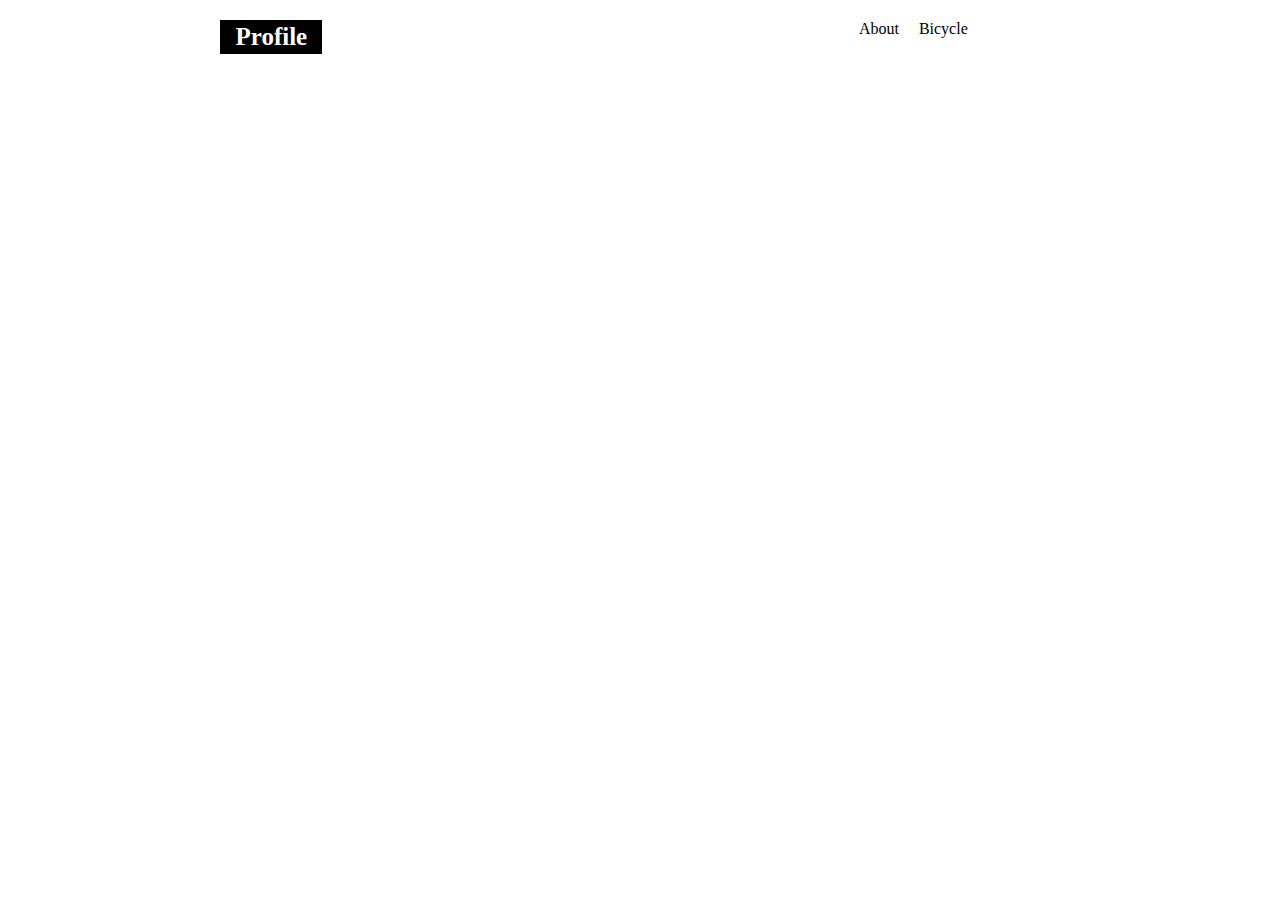
<file: index.html>
<!DOCTYPE html>
<html lang="en">
<head>
    <meta charset="UTF-8">
    <meta name="viewport" content="width=device-width, initial-scale=1.0">
    <title>Document</title>
    <link rel="stylesheet" href="style.css">
    
</head>
<body>
<div class="topbar">
    <div class="topbarWrapper">
        <div class="leftSide">
            <div class="leftTopfont">Profile</div>

            </div>
        <div class="rightSide">
            <ul class="topUl">
                <li class="topbarli">About</li>
                <li class="topbarli">Bicycle</li>
            </ul>
        </div>



    </div>
</div>

</body>
</html>
</file>
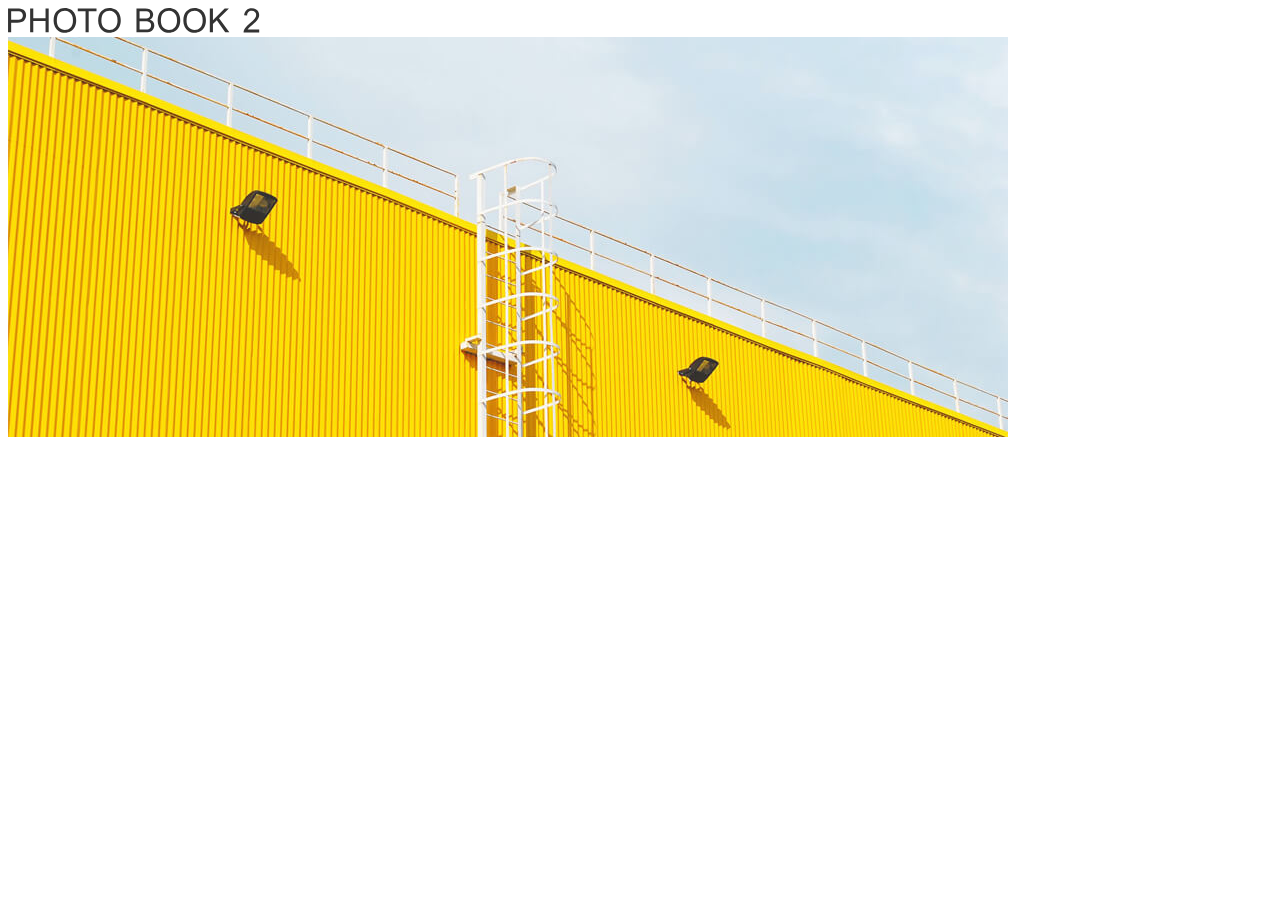
<file: 初級2/index.html>
<!DOCTYPE html>
<html lang="en">
<head>
    <meta charset="UTF-8">
    <meta name="viewport" content="width=device-width, initial-scale=1.0">
    <title>初級２サイト</title>
    <link rel="stylesheet" href="./style.css">
</head>
<body>
    <header>
        <div class="header_img">
            <img src="./img/logo.svg" alt="">
        </div>
    </header>
    <section id="main-img">
        <img src="./img/mainvisual.jpg" alt="">

    </section>
</body>
</html>
</file>
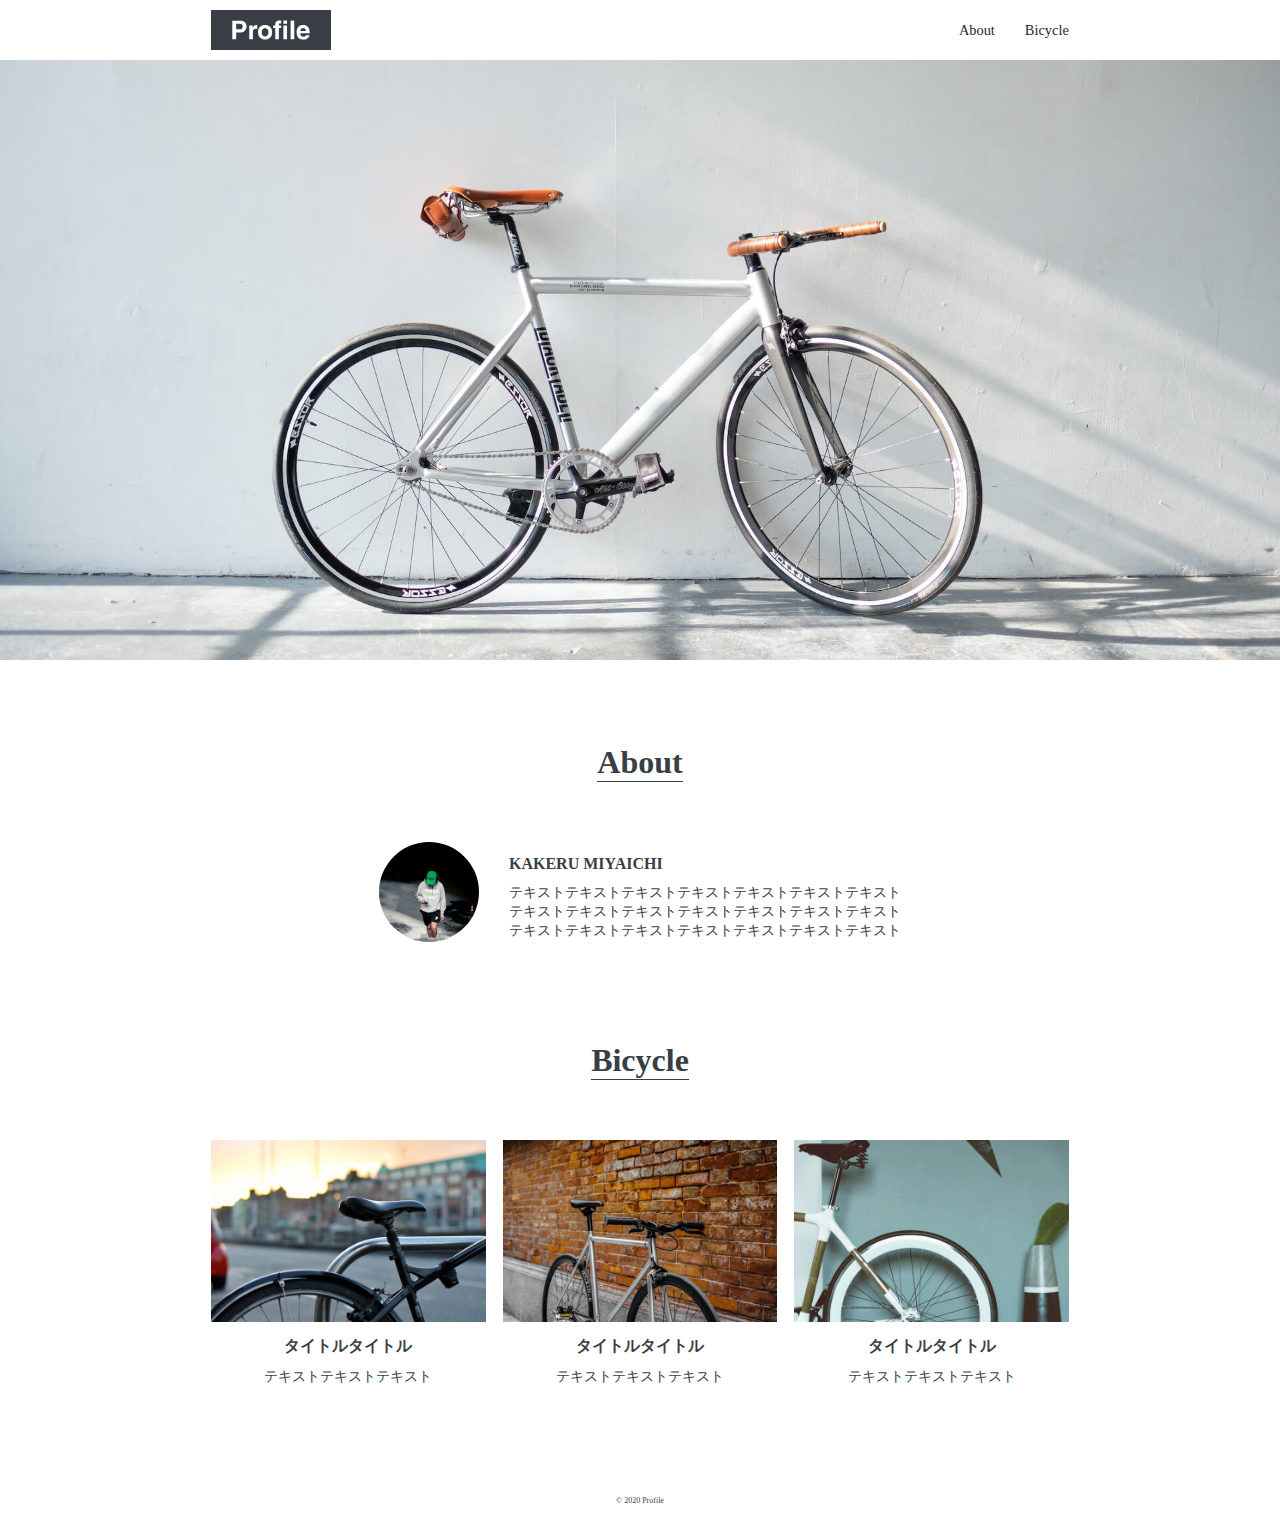
<file: サイト作成用模擬サイト/Profile.html>
<!DOCTYPE html>
<!-- saved from url=(0040)https://code-jump.com/demo/html/profile/ -->
<html lang="ja"><head><meta http-equiv="Content-Type" content="text/html; charset=UTF-8">
    
    <title>Profile</title>
    <meta name="description" content="テキストテキストテキストテキストテキストテキストテキストテキスト">
    <meta name="viewport" content="width=device-width, initial-scale=1">
    <link rel="icon" href="https://code-jump.com/demo/html/profile/img/favicon.ico">
    <link rel="stylesheet" href="./Profile_files/ress.min.css">
    <link rel="stylesheet" href="./Profile_files/style.css">
  </head>

  <body>
    <header id="header" class="wrapper">
      <h1 class="site-title"><a href="https://code-jump.com/demo/html/profile/index.html"><img src="./Profile_files/logo.svg" alt="Profile"></a></h1>
      <nav>
        <ul>
          <li><a href="https://code-jump.com/demo/html/profile/#about">About</a></li>
          <li><a href="https://code-jump.com/demo/html/profile/#bicycle">Bicycle</a></li>
        </ul>
      </nav>
    </header>

    <main>
      <div id="mainvisual">
        <img src="./Profile_files/mainvisual.jpg" alt="テキストテキストテキスト">
      </div>

      <section id="about" class="wrapper">
        <h2 class="section-title">About</h2>
        <div class="content">
          <img src="./Profile_files/about.jpg" alt="テキストテキストテキスト">
          <div class="text">
            <h3 class="content-title">KAKERU MIYAICHI</h3>
            <p>
              テキストテキストテキストテキストテキストテキストテキスト<br>
              テキストテキストテキストテキストテキストテキストテキスト<br>
              テキストテキストテキストテキストテキストテキストテキスト
            </p>
          </div>
        </div>
      </section>

      <section id="bicycle" class="wrapper">
        <h2 class="section-title">Bicycle</h2>
        <ul>
          <li>
            <img src="./Profile_files/bicycle1.jpg" alt="テキストテキストテキスト">
            <h3 class="content-title">タイトルタイトル</h3>
            <p>テキストテキストテキスト</p>
          </li>
          <li>
            <img src="./Profile_files/bicycle2.jpg" alt="テキストテキストテキスト">
            <h3 class="content-title">タイトルタイトル</h3>
            <p>テキストテキストテキスト</p>
          </li>
          <li>
            <img src="./Profile_files/bicycle3.jpg" alt="テキストテキストテキスト">
            <h3 class="content-title">タイトルタイトル</h3>
            <p>テキストテキストテキスト</p>
          </li>
        </ul>
      </section>
    </main>

    <footer id="footer">
      <p>© 2020 Profile</p>
    </footer>

  


</body></html>
</file>
<file: style.css>
.topbar{

    width: 100%;

}
.topbarWrapper{
    display: flex;
    margin-top: 20px;


}
.leftSide{
    display: flex;
  justify-content: center;
    flex: 5;
}
.leftTopfont{
    display: flex;
    justify-content: center;
    align-items: center;
    font-size: 25px;
    font-weight: 550;
    background-color:black;
    color: white;
    padding: 0 15px 0 15px;
    cursor: pointer;
 


}
.rightSide{
    display: flex;
    justify-content: center;
    flex: 7;
}
.topRight{

display: flex;
}
.topUl{
    list-style: none;
    margin-top: 0;
    display: flex;
    cursor: pointer;
    }
    .topbarli{
        margin-right: 20px;
    }
</file>
<file: 初級2/style.css>
body{

    font-size: 100%;
}
.header_img img{
    width: 20%;
}
.main-img img{
    

}
</file>
<file: サイト作成用模擬サイト/Profile_files/style.css>
@charset "UTF-8";

html {
  font-size: 100%;
}
body {
  color: #383e45;
  font-size: 0.9rem;
}
a {
  text-decoration: none;
}
img {
  max-width: 100%;
}
li {
  list-style: none;
}
.site-title {
  width: 120px;
  line-height: 1px;
  padding: 10px 0;
}
.site-title a {
  display: block;
}
.section-title {
  display: inline-block;
  font-size: 2rem;
  text-align: center;
  margin-bottom: 60px;
  border-bottom: solid 1px #383e45;
}
.content-title {
  font-size: 1rem;
  margin: 10px 0;
}
.wrapper {
  max-width: 960px;
  margin: 0 auto 100px auto;
  padding: 0 4%;
  text-align: center;
}

/*-------------------------------------------
ヘッダー
-------------------------------------------*/
#header {
  display: flex;
  justify-content: space-between;
  align-items: center;
  margin: 0 auto;
}
#header ul {
  display: flex;
  padding: 10px 0;
}
#header li {
  margin-left: 30px;
}
#header li a {
  color: #24292e;
}
#header li a:hover {
  opacity: 0.7;
}

/*-------------------------------------------
Mainvisual
-------------------------------------------*/
#mainvisual {
  margin-bottom: 80px;
}
#mainvisual img {
  width: 100%;
  max-width: 1920px;
  height: 600px;
  object-fit: cover;
}

/*-------------------------------------------
About
-------------------------------------------*/
#about .content {
  display: flex;
  justify-content: center;
  align-items: center;
}
#about img {
  width: 100px;
  height: 100px;
  border-radius: 50%;
  margin-right: 30px;
}
#about .text {
  text-align: left;
}

/*-------------------------------------------
Bicycle
-------------------------------------------*/
#bicycle ul {
  display: flex;
  justify-content: space-between;
}
#bicycle li {
  width: 32%;
}

/*-------------------------------------------
footer
-------------------------------------------*/
#footer {
  font-size: 0.5rem;
  padding: 10px 0;
  text-align: center;
}

/*-------------------------------------------
SP
-------------------------------------------*/
@media screen and (max-width: 600px) {

  /*-------------------------------------------
  Mainvisual
  -------------------------------------------*/
  #mainvisual img {
    height: calc(100vh - 60px);
  }

  /*-------------------------------------------
  About
  -------------------------------------------*/
  #about .content {
    flex-direction: column;
  }
  #about img {
    margin-right: 0;
  }

  /*-------------------------------------------
  Bicycle
  -------------------------------------------*/
  #bicycle ul {
    flex-direction: column;
  }
  #bicycle li {
    width: 100%;
    margin-bottom: 30px;
  }
}
</file>
<file: サイト作成用模擬サイト/Profile_files/ress.min.css>
html{-webkit-text-size-adjust:100%;box-sizing:border-box;-moz-tab-size:4;tab-size:4;word-break:normal}*,:after,:before{background-repeat:no-repeat;box-sizing:inherit}:after,:before{text-decoration:inherit;vertical-align:inherit}*{margin:0;padding:0}hr{color:inherit;height:0;overflow:visible}details,main{display:block}summary{display:list-item}small{font-size:80%}[hidden]{display:none}abbr[title]{border-bottom:none;text-decoration:underline;text-decoration:underline dotted}a{background-color:transparent}a:active,a:hover{outline-width:0}code,kbd,pre,samp{font-family:monospace,monospace}pre{font-size:1em}b,strong{font-weight:bolder}sub,sup{font-size:75%;line-height:0;position:relative;vertical-align:baseline}sub{bottom:-.25em}sup{top:-.5em}table{border-color:inherit;text-indent:0}iframe{border-style:none}input{border-radius:0}[type=number]::-webkit-inner-spin-button,[type=number]::-webkit-outer-spin-button{height:auto}[type=search]{-webkit-appearance:textfield;outline-offset:-2px}[type=search]::-webkit-search-decoration{-webkit-appearance:none}textarea{overflow:auto;resize:vertical}button,input,optgroup,select,textarea{font:inherit}optgroup{font-weight:700}button{overflow:visible}button,select{text-transform:none}[role=button],[type=button],[type=reset],[type=submit],button{cursor:pointer}[type=button]::-moz-focus-inner,[type=reset]::-moz-focus-inner,[type=submit]::-moz-focus-inner,button::-moz-focus-inner{border-style:none;padding:0}[type=button]::-moz-focus-inner,[type=reset]::-moz-focus-inner,[type=submit]::-moz-focus-inner,button:-moz-focusring{outline:1px dotted ButtonText}[type=reset],[type=submit],button,html [type=button]{-webkit-appearance:button}button,input,select,textarea{background-color:transparent;border-style:none}a:focus,button:focus,input:focus,select:focus,textarea:focus{outline-width:0}select{-moz-appearance:none;-webkit-appearance:none}select::-ms-expand{display:none}select::-ms-value{color:currentColor}legend{border:0;color:inherit;display:table;max-width:100%;white-space:normal}::-webkit-file-upload-button{-webkit-appearance:button;color:inherit;font:inherit}[disabled]{cursor:default}img{border-style:none}progress{vertical-align:baseline}[aria-busy=true]{cursor:progress}[aria-controls]{cursor:pointer}[aria-disabled=true]{cursor:default}
</file>
